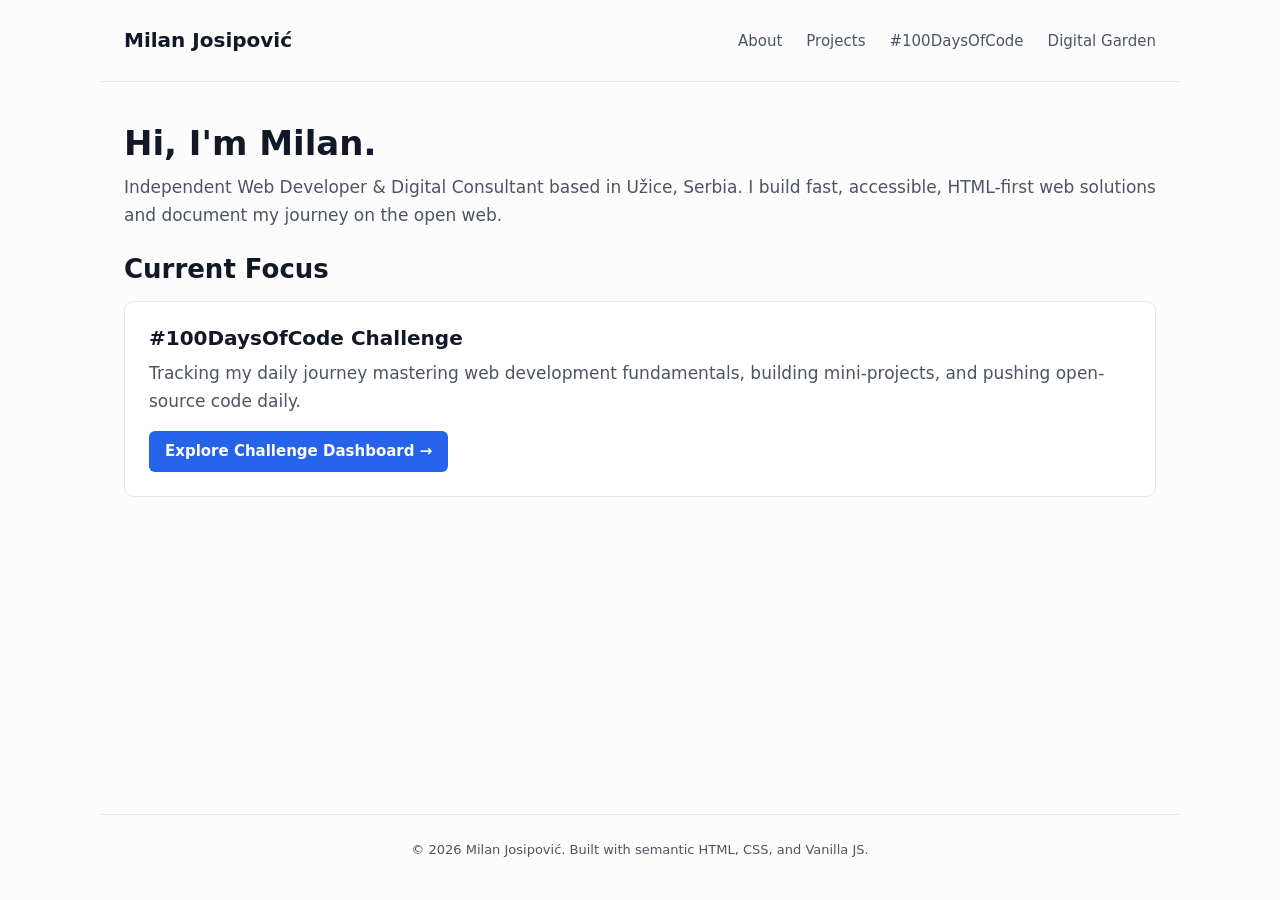
<file: index.html>
<!doctype html>
<html lang="en">
  <head>
    <meta charset="UTF-8" />
    <meta name="viewport" content="width=device-width, initial-scale=1.0" />
    <title>
      Milan Josipović — Independent Web Developer & Digital Consultant
    </title>
    <meta
      name="description"
      content="Personal website, consultancy portfolio, and digital garden of Milan Josipović. HTML-first, open standards, and Web development."
    />
    <link rel="canonical" href="https://milanjosipovic.rs/" />

    <!-- IndieAuth / Rel-Me Verification -->
    <link rel="me" href="https://github.com/milanjosipovic" />

    <!-- CSS -->
    <link rel="stylesheet" href="/assets/css/style.css" />
  </head>
  <body>
    <!-- Header Navigation -->
    <header class="site-header">
      <nav class="nav-container" aria-label="Main Navigation">
        <a href="/" class="site-title">Milan Josipović</a>
        <ul class="nav-links">
          <li><a href="/about/">About</a></li>
          <li><a href="/projects/">Projects</a></li>
          <li><a href="/challenge/index.html">#100DaysOfCode</a></li>
          <li><a href="/garden/">Digital Garden</a></li>
        </ul>
      </nav>
    </header>

    <!-- Main Content Hub -->
    <main id="main-content" class="h-card">
      <section class="hero">
        <h1 class="p-name">Hi, I'm <span class="p-given-name">Milan</span>.</h1>
        <p class="p-note">
          Independent Web Developer & Digital Consultant based in Užice, Serbia.
          I build fast, accessible, HTML-first web solutions and document my
          journey on the open web.
        </p>
      </section>

      <!-- Current Focus / Challenge Teaser -->
      <section class="current-focus">
        <h2>Current Focus</h2>
        <div class="focus-card">
          <h3>#100DaysOfCode Challenge</h3>
          <p>
            Tracking my daily journey mastering web development fundamentals,
            building mini-projects, and pushing open-source code daily.
          </p>
          <a href="/challenge/index.html" class="btn"
            >Explore Challenge Dashboard &rarr;</a
          >
        </div>
      </section>
    </main>

    <!-- Site Footer -->
    <footer class="site-footer">
      <p>
        &copy; <time datetime="2026">2026</time> Milan Josipović. Built with
        semantic HTML, CSS, and Vanilla JS.
      </p>
    </footer>
  </body>
</html>
</file>
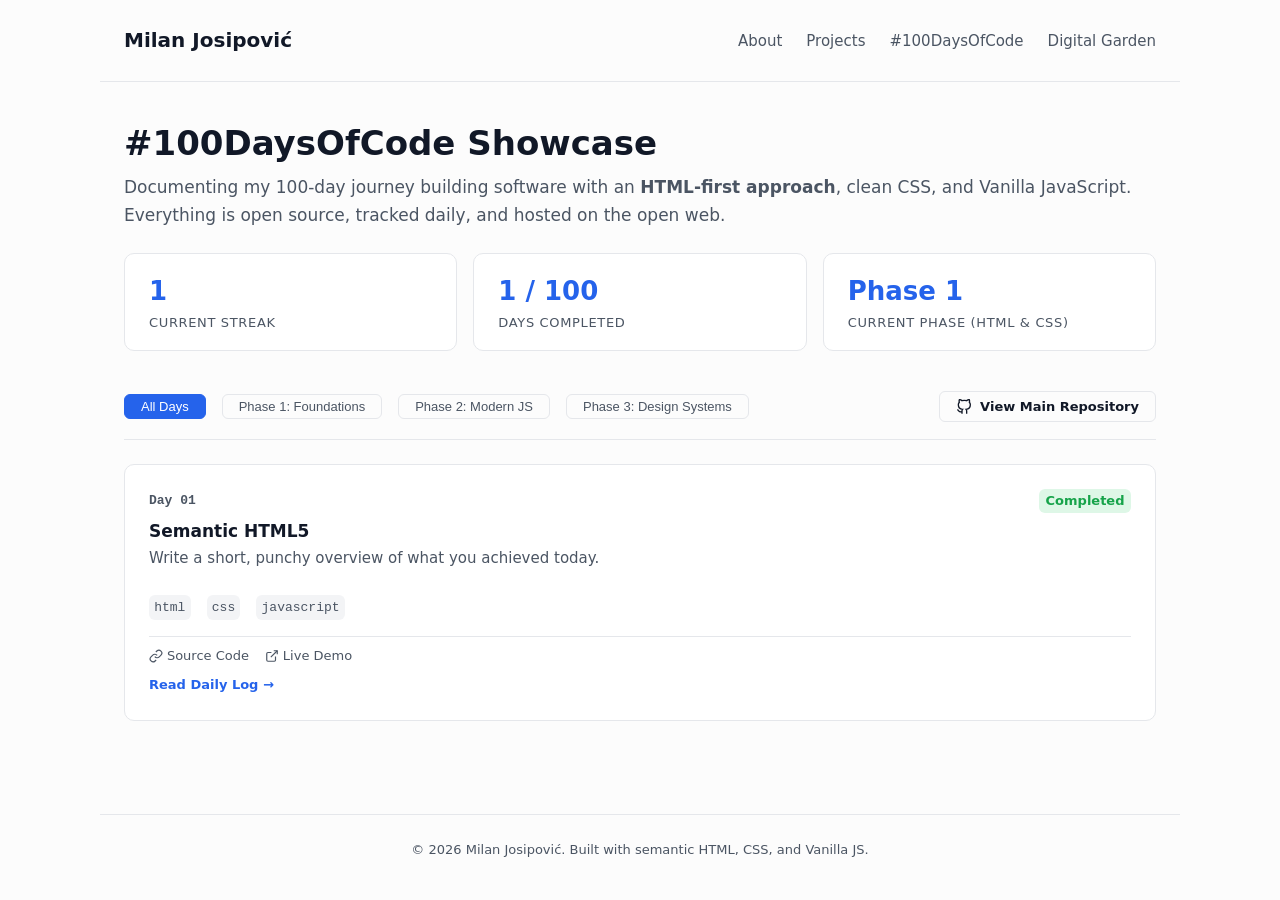
<file: challenge/index.html>
<!DOCTYPE html>
<html lang="en">
<head>
    <meta charset="UTF-8">
    <meta name="viewport" content="width=device-width, initial-scale=1.0">
    <title>#100DaysOfCode Showcase Dashboard — Milan Josipović</title>
    <meta name="description" content="Public tracking dashboard for Milan Josipović's 100 Days of Code challenge, featuring source code repositories and live project demos.">
    <link rel="canonical" href="https://milanjosipovic.rs/challenge/">
    <link rel="me" href="https://github.com/milanjosipovic">
    <link rel="stylesheet" href="/assets/css/style.css">
    <link rel="stylesheet" href="/assets/css/challenge.css">
</head>
<body>
    <header class="site-header">
        <nav class="nav-container" aria-label="Main Navigation">
            <a href="/" class="site-title">Milan Josipović</a>
            <ul class="nav-links">
                <li><a href="/about/">About</a></li>
                <li><a href="/projects/">Projects</a></li>
                <li><a href="/challenge/" class="active" aria-current="page">#100DaysOfCode</a></li>
                <li><a href="/garden/">Digital Garden</a></li>
            </ul>
        </nav>
    </header>

    <main id="main-content">
        <section class="challenge-hero">
            <h1>#100DaysOfCode Showcase</h1>
            <p>
                Documenting my 100-day journey building software with an <strong>HTML-first approach</strong>, 
                clean CSS, and Vanilla JavaScript. Everything is open source, tracked daily, and hosted on the open web.
            </p>
            <div class="metrics-grid">
                <div class="metric-card">
                    <span class="metric-value" id="current-streak">1</span>
                    <span class="metric-label">Current Streak</span>
                </div>
                <div class="metric-card">
                    <span class="metric-value" id="completed-days">1 / 100</span>
                    <span class="metric-label">Days Completed</span>
                </div>
                <div class="metric-card">
                    <span class="metric-value">Phase 1</span>
                    <span class="metric-label">Current Phase (HTML & CSS)</span>
                </div>
            </div>
        </section>

        <section class="filter-bar flex-between">
            <div class="filter-group flex">
                <button class="filter-btn active" data-filter="all">All Days</button>
                <button class="filter-btn" data-filter="phase1">Phase 1: Foundations</button>
                <button class="filter-btn" data-filter="phase2">Phase 2: Modern JS</button>
                <button class="filter-btn" data-filter="phase3">Phase 3: Design Systems</button>
            </div>
            <div class="github-repo-link">
                <a href="https://github.com/milanjosipovic/100-days-of-code" class="btn-outline" target="_blank" rel="noopener">
                    <svg width="16" height="16" viewBox="0 0 24 24" fill="none" stroke="currentColor" stroke-width="2"><path d="M9 19c-5 1.5-5-2.5-7-3m14 6v-3.87a3.37 3.37 0 0 0-.94-2.61c3.14-.35 6.44-1.54 6.44-7A5.44 5.44 0 0 0 20 4.77 5.07 5.07 0 0 0 19.91 1S18.73.65 16 2.48a13.38 13.38 0 0 0-7 0C6.27.65 5.09 1 5.09 1A5.07 5.07 0 0 0 5 4.77a5.44 5.44 0 0 0-1.5 3.78c0 5.42 3.3 6.61 6.44 7A3.37 3.37 0 0 0 9 18.13V22"></path></svg>
                    View Main Repository
                </a>
            </div>
        </section>

        <section class="grid-auto showcase-grid">
            
            <article class="day-card completed h-entry" data-phase="phase1">
                <div class="card-header flex-between">
                    <span class="day-badge">Day 01</span>
                    <span class="status-badge status-done">Completed</span>
                </div>
                <h2 class="card-title p-name">Semantic HTML5</h2>
                <p class="card-desc p-summary">Write a short, punchy overview of what you achieved today.</p>
                <div class="card-tags flex">
                    <span class="tag">html</span><span class="tag">css</span><span class="tag">javascript</span>
                </div>
                <div class="card-actions flex">
                    <a href="https://github.com/milanjosipovic/100-days-of-code/tree/main/day-01" class="action-link" target="_blank" rel="noopener">
                        <svg width="14" height="14" viewBox="0 0 24 24" fill="none" stroke="currentColor" stroke-width="2"><path d="M10 13a5 5 0 0 0 7.54.54l3-3a5 5 0 0 0-7.07-7.07l-1.72 1.71"></path><path d="M14 11a5 5 0 0 0-7.54-.54l-3 3a5 5 0 0 0 7.07 7.07l1.71-1.71"></path></svg>
                        Source Code
                    </a>
                    <a href="https://milanjosipovic.github.io/100-days-of-code/day-01/" class="action-link live-link" target="_blank" rel="noopener">
                        <svg width="14" height="14" viewBox="0 0 24 24" fill="none" stroke="currentColor" stroke-width="2"><path d="M18 13v6a2 2 0 0 1-2 2H5a2 2 0 0 1-2-2V8a2 2 0 0 1 2-2h6"></path><polyline points="15 3 21 3 21 9"></polyline><line x1="10" y1="14" x2="21" y2="3"></line></svg>
                        Live Demo
                    </a>
                </div>
                <div class="card-footer">
                    <a href="/challenge/logs/day-01.html" class="log-link">Read Daily Log &rarr;</a>
                </div>
            </article>
        </section>
    </main>

    <footer class="site-footer">
        <p>&copy; <time datetime="2026">2026</time> Milan Josipović. Built with semantic HTML, CSS, and Vanilla JS.</p>
    </footer>
</body>
</html>
</file>
<file: assets/css/style.css>
/* ==========================================================================
   1. MODERN CSS RESET & BOX SIZING
   ========================================================================== */

/* Modern box-sizing border-box reset */
*,
*::before,
*::after {
  box-sizing: border-box;
  margin: 0;
  padding: 0;
}

/* Prevent font size inflation on mobile devices */
html {
  -webkit-text-size-adjust: 100%;
  tab-size: 4;
  scroll-behavior: smooth;
}

/* Root variables for typography, colors, and layout rhythm */
:root {
  /* Color Palette (Light Theme Default) */
  --bg-primary: #fcfcfc;
  --bg-surface: #ffffff;
  --bg-subtle: #f3f4f6;
  --border-color: #e5e7eb;
  --text-primary: #111827;
  --text-secondary: #4b5563;
  --accent: #2563eb;
  --accent-hover: #1d4ed8;

  /* Typography Scale */
  --font-sans:
    system-ui, -apple-system, BlinkMacSystemFont, "Segoe UI", Roboto, Oxygen,
    Ubuntu, Cantarell, sans-serif;
  --font-mono:
    ui-monospace, SFMono-Regular, Menlo, Monaco, Consolas, "Liberation Mono",
    "Courier New", monospace;

  --text-xs: 0.8125rem; /* 13px */
  --text-sm: 0.9375rem; /* 15px */
  --text-base: 1.0625rem; /* 17px */
  --text-lg: 1.25rem; /* 20px */
  --text-xl: 1.625rem; /* 26px */
  --text-2xl: 2.125rem; /* 34px */

  /* Layout Spacing */
  --space-2xs: 0.25rem;
  --space-xs: 0.5rem;
  --space-sm: 1rem;
  --space-md: 1.5rem;
  --space-lg: 2.5rem;
  --space-xl: 4rem;

  --max-width: 1080px;
  --radius-sm: 6px;
  --radius-md: 10px;
}

/* Dark Mode (Respects OS Preference) */
@media (prefers-color-scheme: dark) {
  :root {
    --bg-primary: #0f172a;
    --bg-surface: #1e293b;
    --bg-subtle: #334155;
    --border-color: #334155;
    --text-primary: #f8fafc;
    --text-secondary: #94a3b8;
    --accent: #38bdf8;
    --accent-hover: #7dd3fc;
  }
}

/* ==========================================================================
   2. TYPOGRAPHY & BASE STYLES
   ========================================================================== */

body {
  font-family: var(--font-sans);
  font-size: var(--text-base);
  line-height: 1.65;
  color: var(--text-primary);
  background-color: var(--bg-primary);
  min-height: 100vh;
  display: flex;
  flex-direction: column;
}

/* Headings with tight line-height */
h1,
h2,
h3,
h4,
h5,
h6 {
  color: var(--text-primary);
  font-weight: 700;
  line-height: 1.25;
  margin-bottom: var(--space-xs);
}

h1 {
  font-size: var(--text-2xl);
}
h2 {
  font-size: var(--text-xl);
  margin-top: var(--space-md);
}
h3 {
  font-size: var(--text-lg);
}

p {
  color: var(--text-secondary);
  margin-bottom: var(--space-sm);
}

/* Links */
a {
  color: var(--accent);
  text-decoration-thickness: 1px;
  text-underline-offset: 3px;
  transition: color 0.15s ease-in-out;
}

a:hover {
  color: var(--accent-hover);
}

/* Code & Preformatted Text */
code,
pre {
  font-family: var(--font-mono);
  font-size: var(--text-sm);
}

code {
  font-family: var(--font-mono);
  font-size: var(--text-sm);
  background-color: var(--bg-subtle);
  color: var(--accent);
  padding: 0.15em 0.4em;
  border-radius: var(--radius-sm);
  white-space: nowrap;
}

hr.divider {
  border: 0;
  height: 1px;
  background-color: var(--border-color);
  margin: var(--space-md) 0;
}

/* Media Elements Reset */
img,
picture,
video,
canvas,
svg {
  display: block;
  max-width: 100%;
  height: auto;
}

/* ==========================================================================
   3. LAYOUT & GRID SYSTEM
   ========================================================================== */

/* Main Page Container */
.site-header,
#main-content,
.site-footer {
  width: 100%;
  max-width: var(--max-width);
  margin-left: auto;
  margin-right: auto;
  padding-left: var(--space-md);
  padding-right: var(--space-md);
}

#main-content {
  flex: 1;
  padding-top: var(--space-lg);
  padding-bottom: var(--space-xl);
}

/* Flexible Layout Utilities */
.grid {
  display: grid;
  gap: var(--space-md);
}

/* Auto-fit Responsive Grid for Cards & Showcase items */
.grid-auto {
  display: grid;
  grid-template-columns: repeat(auto-fit, minmax(280px, 1fr));
  gap: var(--space-md);
}

/* Flex Container Utilities */
.flex {
  display: flex;
  gap: var(--space-sm);
}

.flex-between {
  display: flex;
  align-items: center;
  justify-content: space-between;
}

/* ==========================================================================
   4. NAVIGATION & FOOTER
   ========================================================================== */

.site-header {
  padding-top: var(--space-md);
  padding-bottom: var(--space-md);
  border-bottom: 1px solid var(--border-color);
}

.nav-container {
  display: flex;
  align-items: center;
  justify-content: space-between;
  flex-wrap: wrap;
  gap: var(--space-sm);
}

.site-title {
  font-weight: 700;
  font-size: var(--text-lg);
  color: var(--text-primary);
  text-decoration: none;
}

.nav-links {
  display: flex;
  list-style: none;
  gap: var(--space-md);
}

.nav-links a {
  color: var(--text-secondary);
  text-decoration: none;
  font-size: var(--text-sm);
  font-weight: 500;
}

.nav-links a:hover {
  color: var(--accent);
}

.site-footer {
  padding-top: var(--space-md);
  padding-bottom: var(--space-md);
  border-top: 1px solid var(--border-color);
  font-size: var(--text-xs);
  color: var(--text-secondary);
  text-align: center;
}

/* ==========================================================================
   5. UI COMPONENTS (Buttons & Focus Cards)
   ========================================================================== */

.focus-card {
  background-color: var(--bg-surface);
  border: 1px solid var(--border-color);
  border-radius: var(--radius-md);
  padding: var(--space-md);
  margin-top: var(--space-sm);
}

.btn {
  display: inline-block;
  padding: var(--space-xs) var(--space-sm);
  background-color: var(--accent);
  color: #ffffff;
  border-radius: var(--radius-sm);
  text-decoration: none;
  font-size: var(--text-sm);
  font-weight: 600;
  transition: background-color 0.15s ease-in-out;
}

.btn:hover {
  background-color: var(--accent-hover);
  color: #ffffff;
}
</file>
<file: assets/css/challenge.css>
/* ==========================================================================
   #100DAYSOFCODE DASHBOARD STYLES
   ========================================================================== */

/* Hero Banner & Metrics */
.challenge-hero {
  margin-bottom: var(--space-lg);
}

.metrics-grid {
  display: grid;
  grid-template-columns: repeat(auto-fit, minmax(200px, 1fr));
  gap: var(--space-sm);
  margin-top: var(--space-md);
}

.metric-card {
  background-color: var(--bg-surface);
  border: 1px solid var(--border-color);
  padding: var(--space-sm) var(--space-md);
  border-radius: var(--radius-md);
  display: flex;
  flex-direction: column;
}

.metric-value {
  font-size: var(--text-xl);
  font-weight: 700;
  color: var(--accent);
}

.metric-label {
  font-size: var(--text-xs);
  color: var(--text-secondary);
  text-transform: uppercase;
  letter-spacing: 0.05em;
}

/* Filter Controls */
.filter-bar {
  margin-bottom: var(--space-md);
  padding-bottom: var(--space-sm);
  border-bottom: 1px solid var(--border-color);
  flex-wrap: wrap;
  gap: var(--space-sm);
}

.filter-btn {
  background: transparent;
  border: 1px solid var(--border-color);
  color: var(--text-secondary);
  padding: var(--space-2xs) var(--space-sm);
  border-radius: var(--radius-sm);
  font-size: var(--text-xs);
  cursor: pointer;
  transition: all 0.15s ease-in-out;
}

.filter-btn.active,
.filter-btn:hover {
  background-color: var(--accent);
  color: #ffffff;
  border-color: var(--accent);
}

.btn-outline {
  display: inline-flex;
  align-items: center;
  gap: var(--space-xs);
  padding: var(--space-2xs) var(--space-sm);
  border: 1px solid var(--border-color);
  border-radius: var(--radius-sm);
  color: var(--text-primary);
  text-decoration: none;
  font-size: var(--text-xs);
  font-weight: 600;
}

.btn-outline:hover {
  border-color: var(--accent);
  color: var(--accent);
}

/* Card Styling */
.day-card {
  background-color: var(--bg-surface);
  border: 1px solid var(--border-color);
  border-radius: var(--radius-md);
  padding: var(--space-md);
  display: flex;
  flex-direction: column;
  transition:
    transform 0.15s ease,
    box-shadow 0.15s ease;
}

.day-card:hover {
  transform: translateY(-2px);
  box-shadow: 0 4px 12px rgba(0, 0, 0, 0.05);
}

.day-badge {
  font-weight: 700;
  font-size: var(--text-xs);
  color: var(--text-secondary);
  font-family: var(--font-mono);
}

.status-badge {
  font-size: var(--text-xs);
  padding: 0.1em 0.5em;
  border-radius: var(--radius-sm);
  font-weight: 600;
}

.status-done {
  background-color: rgba(34, 197, 94, 0.15);
  color: #16a34a;
}

.status-progress {
  background-color: rgba(234, 179, 8, 0.15);
  color: #ca8a04;
}

.card-title {
  font-size: var(--text-base);
  margin-top: var(--space-xs);
  margin-bottom: var(--space-2xs);
}

.card-desc {
  font-size: var(--text-sm);
  color: var(--text-secondary);
  flex-grow: 1;
}

.card-tags {
  margin-top: var(--space-xs);
  margin-bottom: var(--space-sm);
}

.tag {
  font-size: var(--text-xs);
  font-family: var(--font-mono);
  background-color: var(--bg-subtle);
  color: var(--text-secondary);
  padding: 0.15em 0.4em;
  border-radius: var(--radius-sm);
}

/* Links inside card */
.card-actions {
  border-top: 1px solid var(--border-color);
  padding-top: var(--space-xs);
  margin-top: auto;
  gap: var(--space-sm);
}

.action-link {
  display: inline-flex;
  align-items: center;
  gap: 0.3em;
  font-size: var(--text-xs);
  color: var(--text-secondary);
  text-decoration: none;
  font-weight: 500;
}

.action-link:hover {
  color: var(--accent);
}

.action-link.disabled {
  color: var(--border-color);
  cursor: not-allowed;
}

.card-footer {
  margin-top: var(--space-xs);
  font-size: var(--text-xs);
}

.log-link {
  color: var(--accent);
  text-decoration: none;
  font-weight: 600;
}

/* Daily Log Article Spacing & Layout */
.log-article {
  max-width: 760px;
  margin: 0 auto;
}

.log-lead {
  font-size: var(--text-lg);
  color: var(--text-secondary);
  margin-top: var(--space-xs);
  margin-bottom: var(--space-md);
}

.log-body {
  margin-top: var(--space-md);
}

.log-body h2 {
  margin-top: var(--space-lg);
  margin-bottom: var(--space-xs);
}

.log-body ul {
  padding-left: var(--space-md);
  margin-bottom: var(--space-sm);
}

.log-body li {
  margin-bottom: var(--space-2xs);
  color: var(--text-secondary);
}

.log-body blockquote {
  border-left: 3px solid var(--accent);
  padding: var(--space-sm) var(--space-md);
  margin: var(--space-md) 0;
  font-style: italic;
  color: var(--text-primary);
  background-color: var(--bg-surface);
  border-radius: 0 var(--radius-sm) var(--radius-sm) 0;
}
</file>
